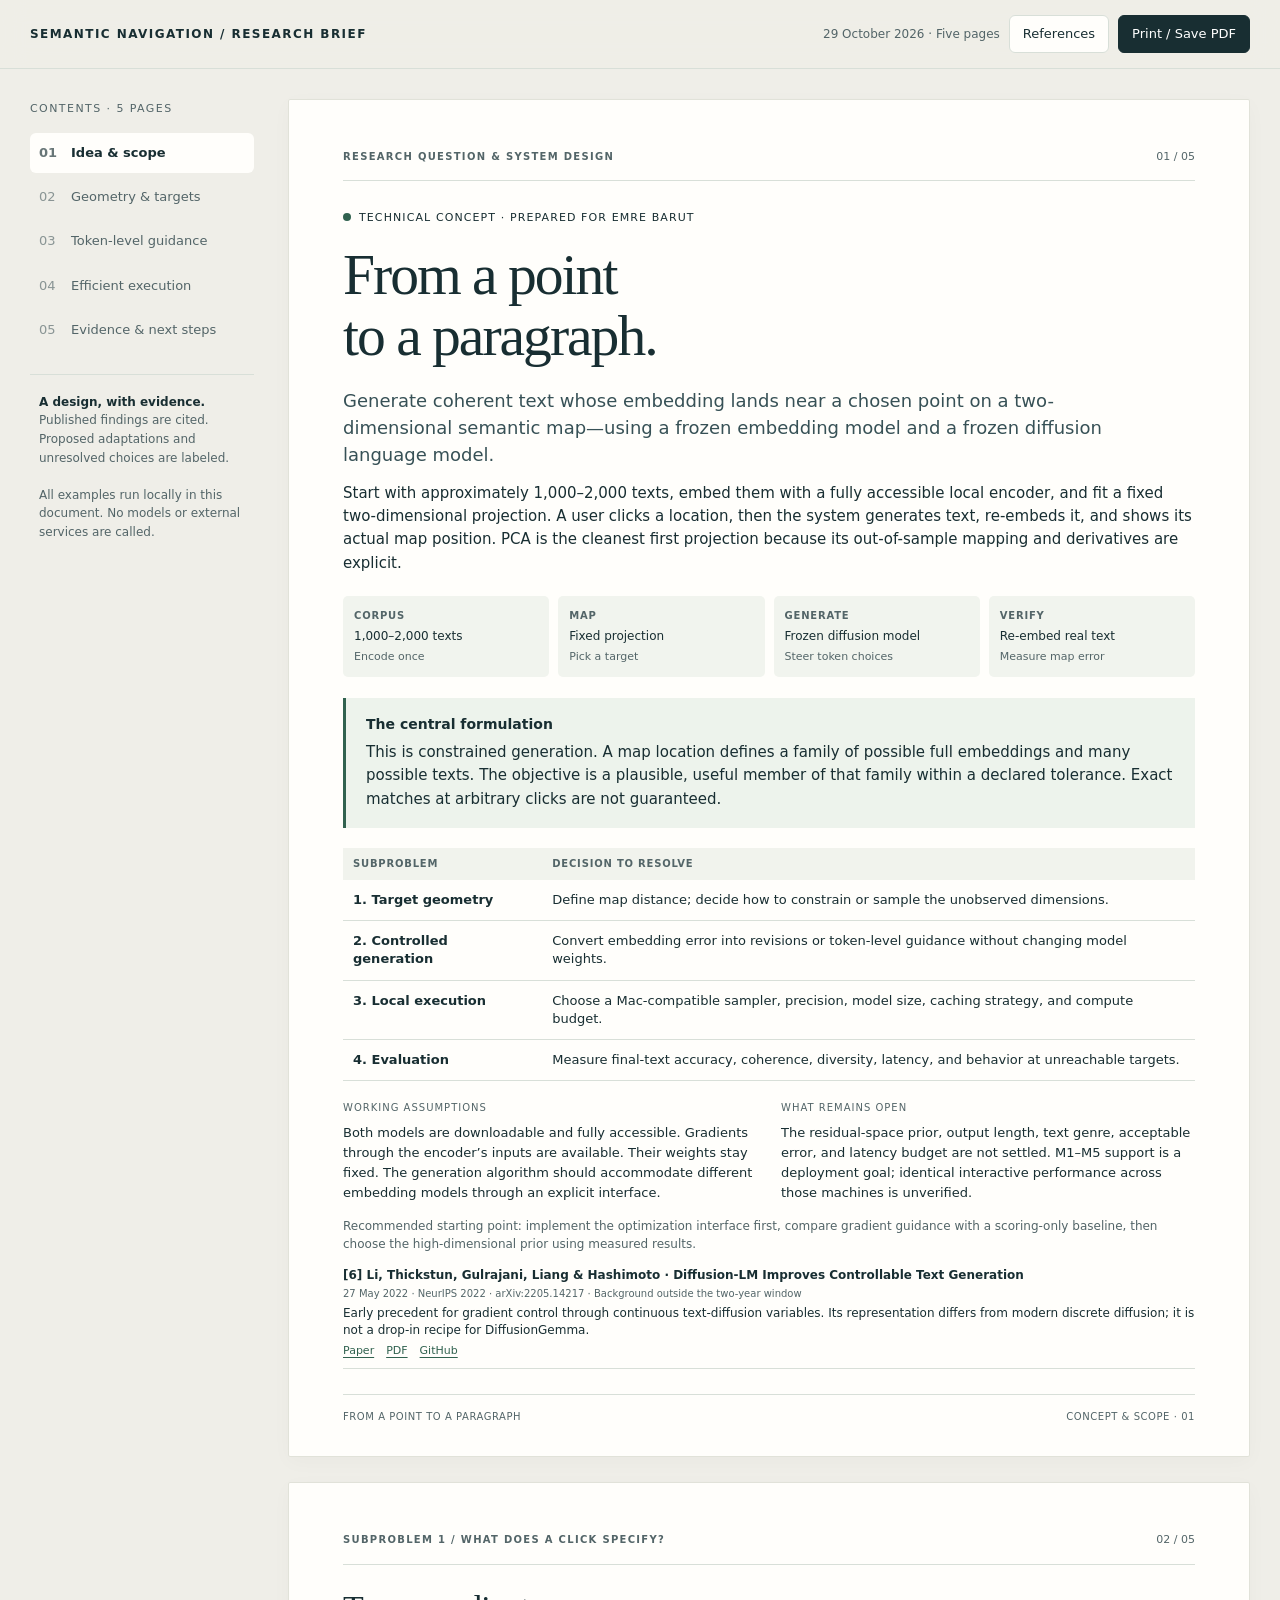
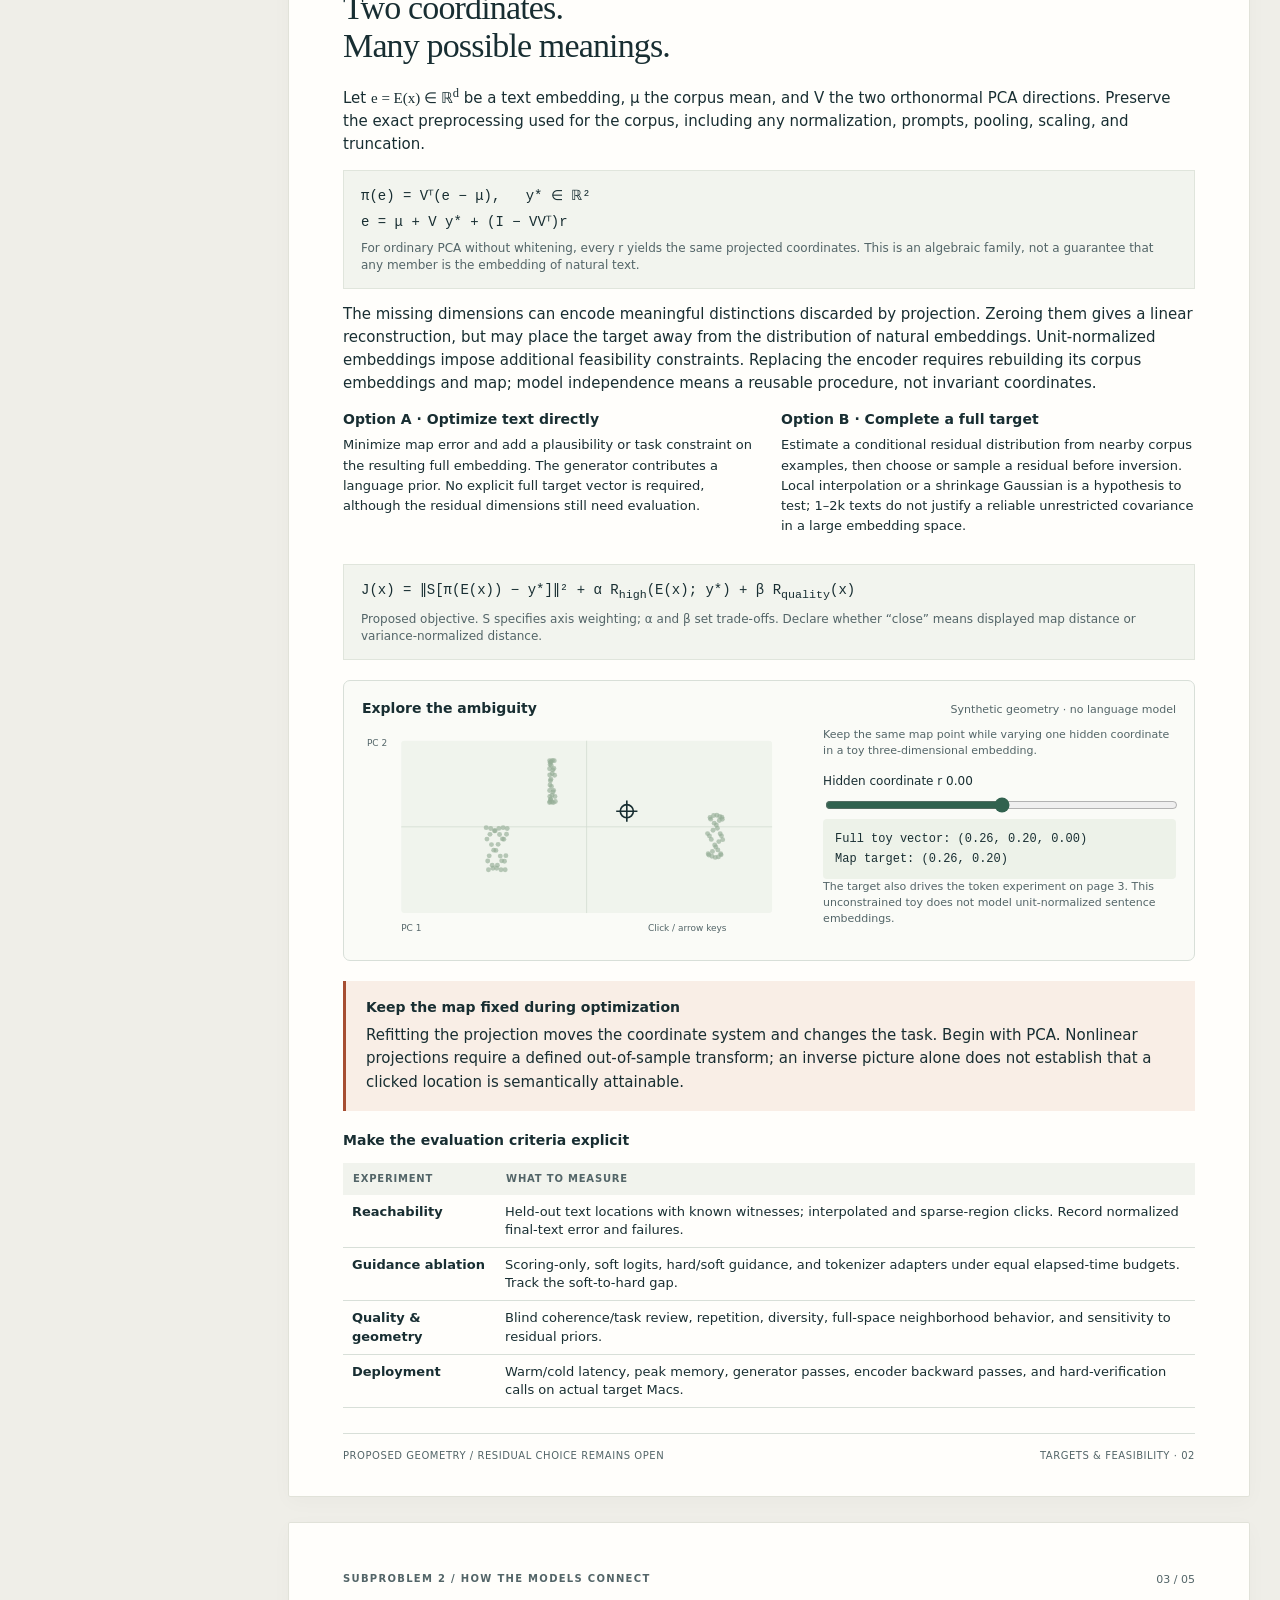
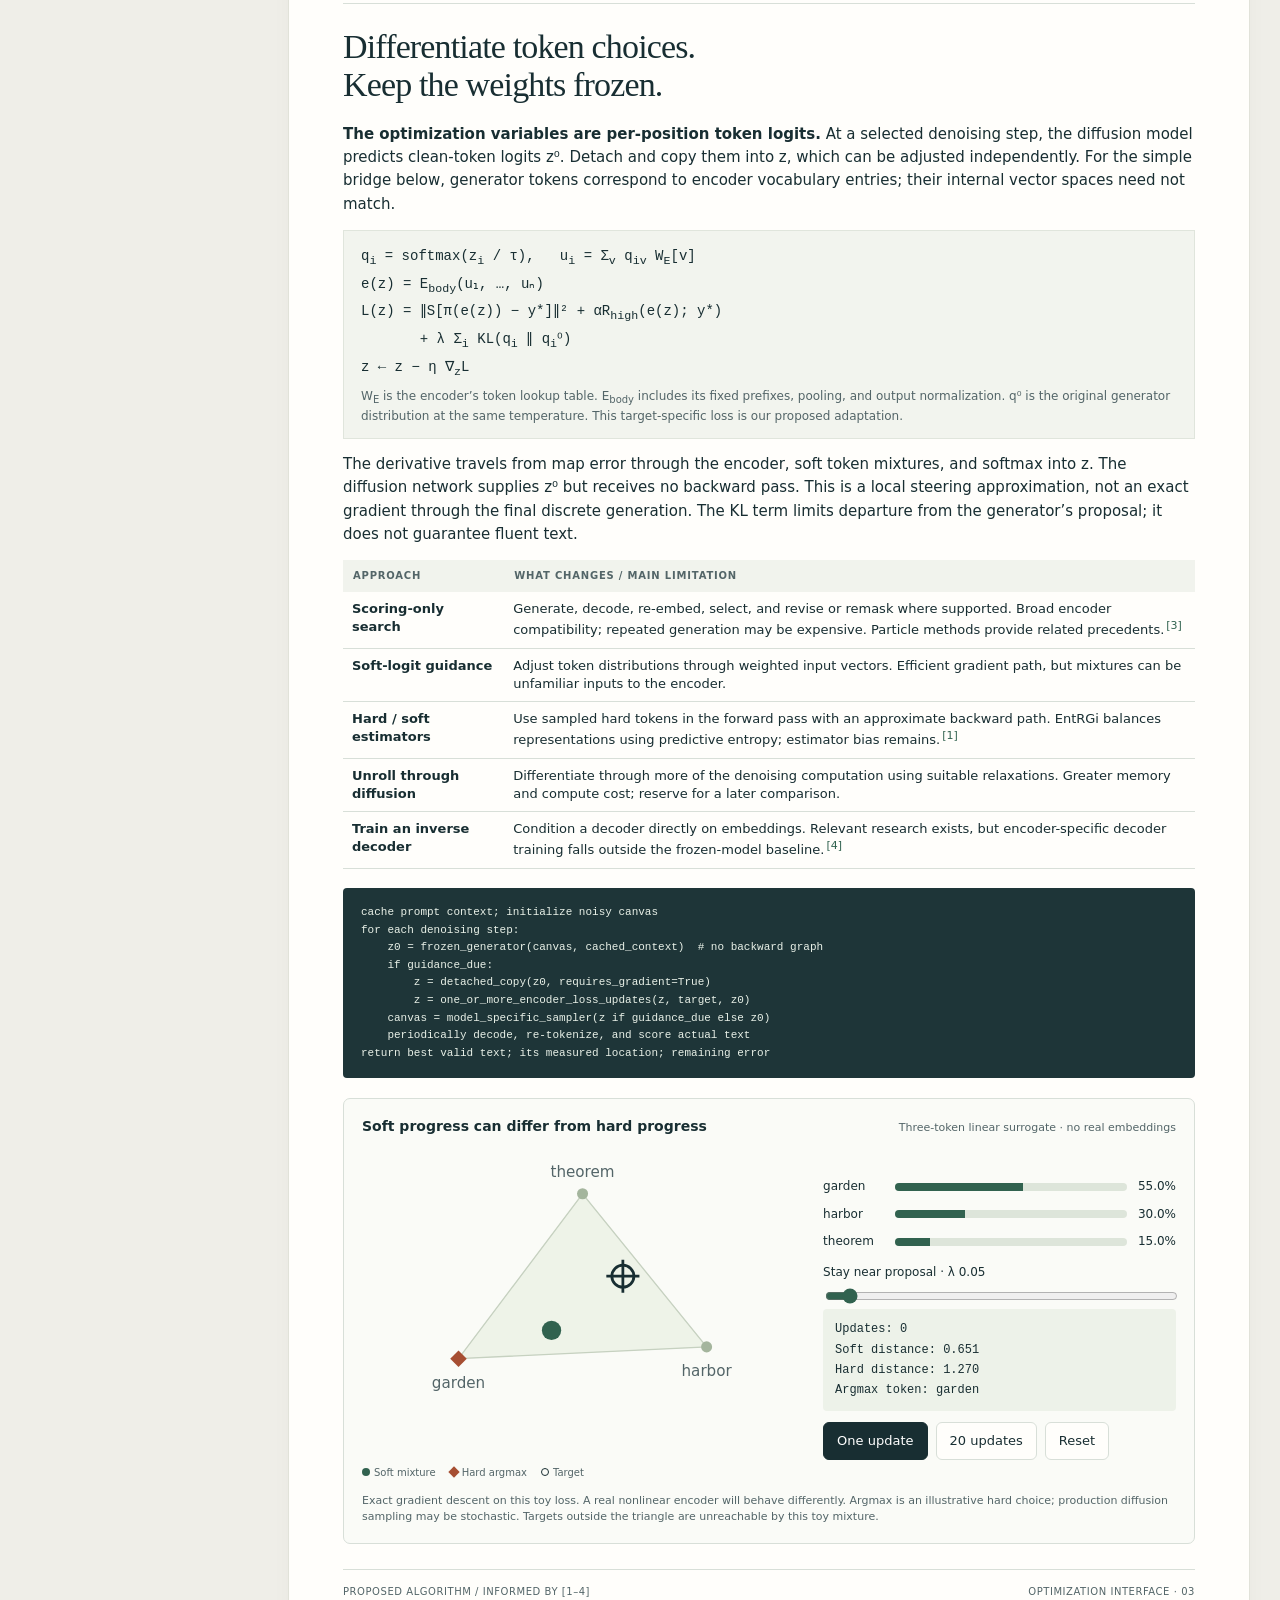
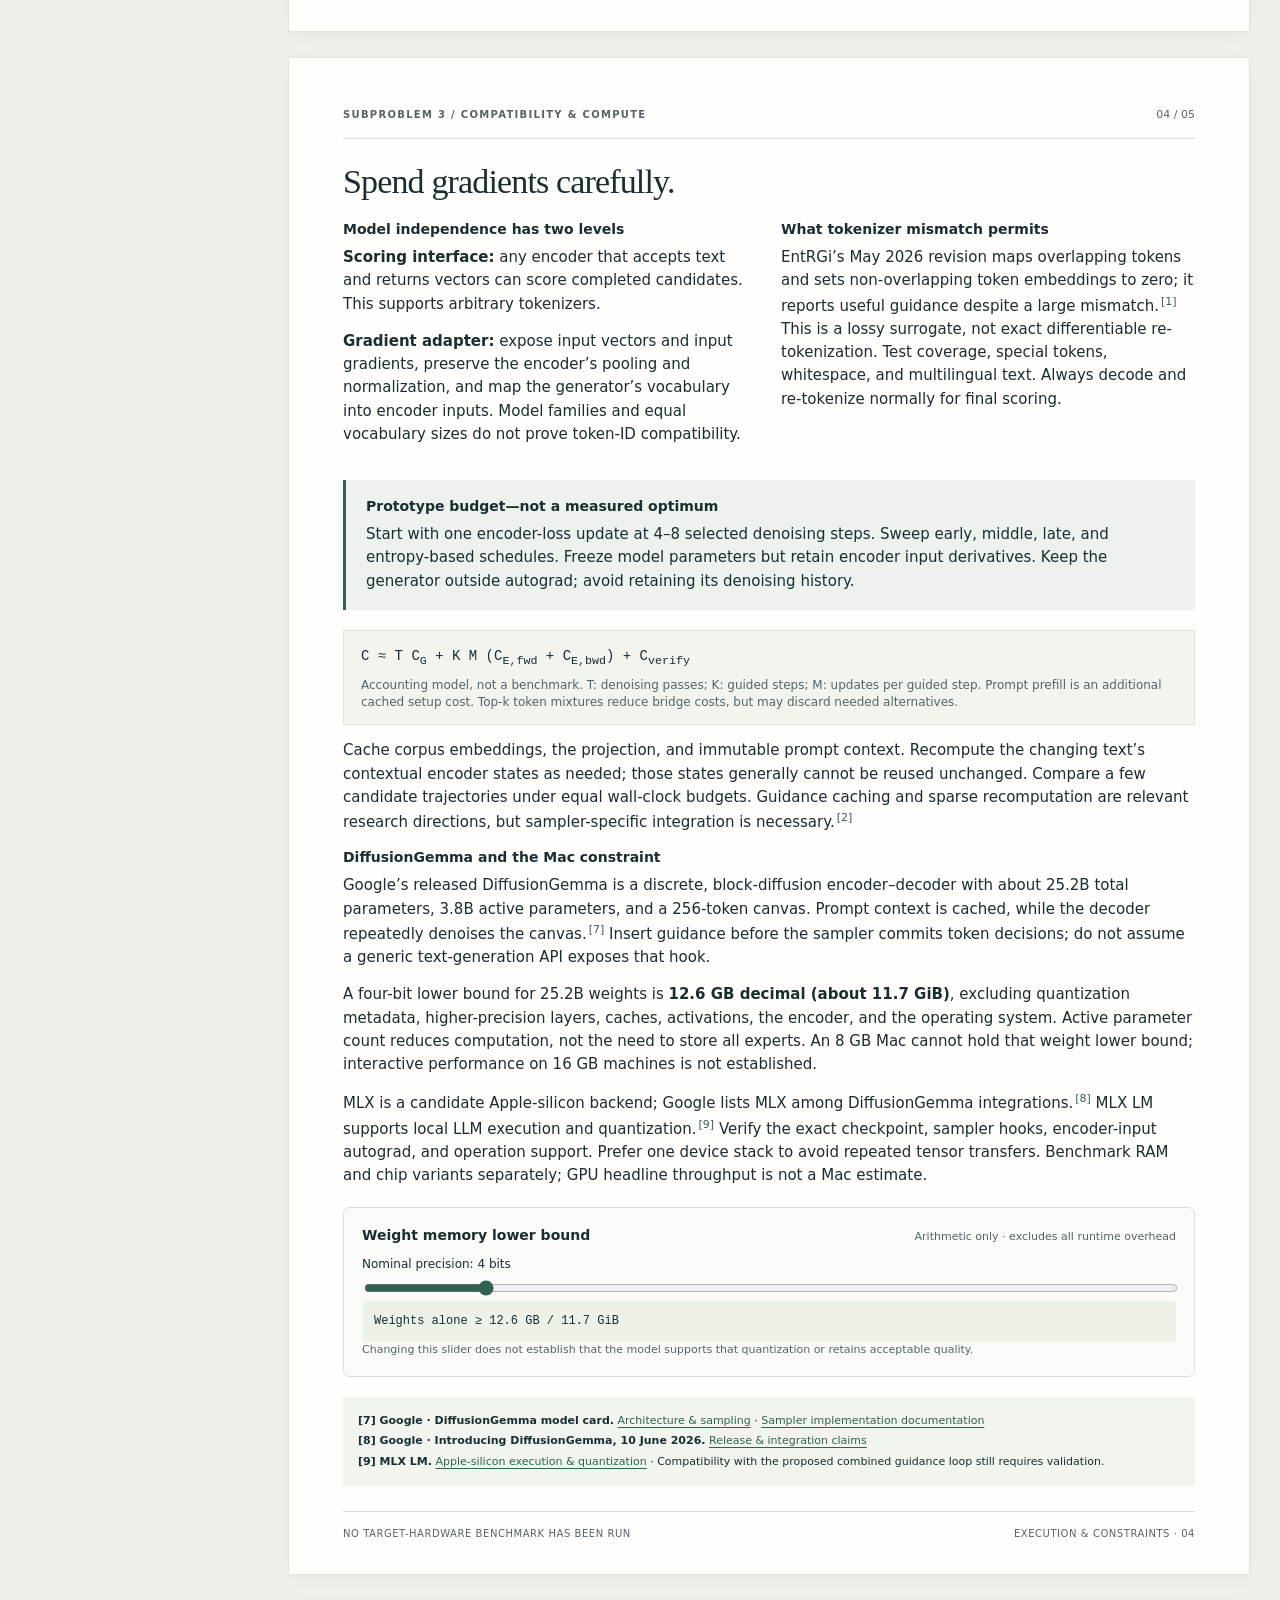
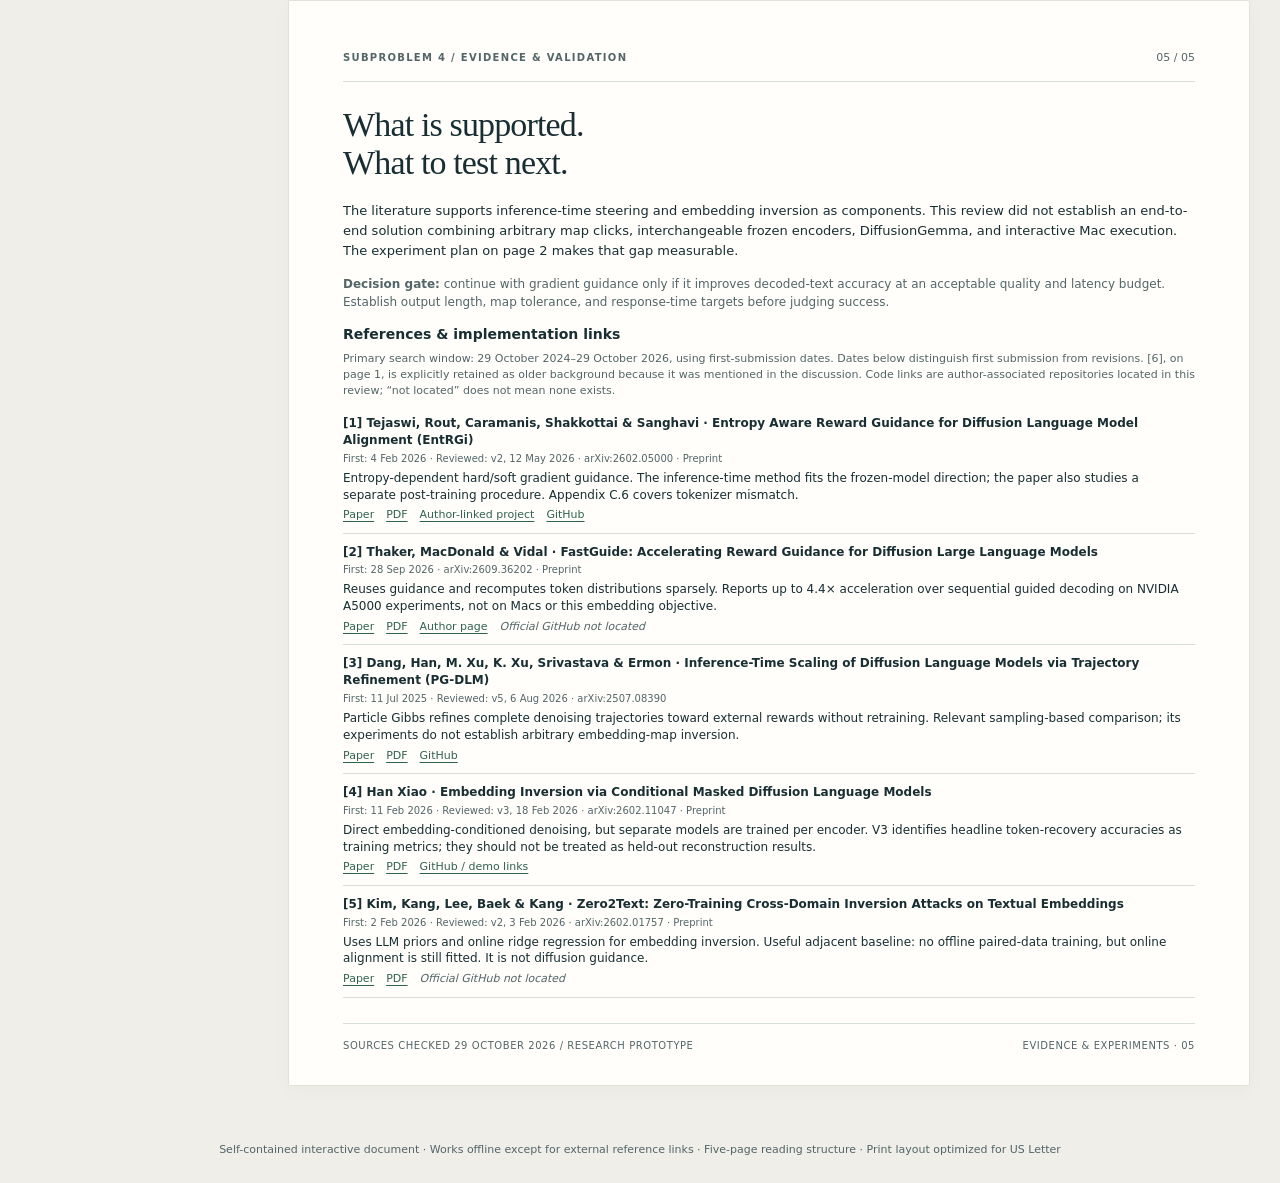
<file: docs/research/source-brief.html>
<!doctype html>
<html lang="en">
<head>
<meta charset="utf-8">
<meta name="viewport" content="width=device-width,initial-scale=1">
<meta name="description" content="A five-page interactive research brief on generating text from a point on a projected embedding map, with frozen diffusion and embedding models.">
<title>From a point to a paragraph — Research brief</title>
<style>
:root{color-scheme:light;--paper:#fffefb;--canvas:#efeee8;--ink:#182e32;--muted:#536568;--line:#d8dfd8;--soft:#edf3ec;--green:#31624f;--orange:#a64e32;--violet:#665b91;--serif:Georgia,'Times New Roman',serif;--sans:Inter,ui-sans-serif,system-ui,-apple-system,BlinkMacSystemFont,'Segoe UI',sans-serif}
*{box-sizing:border-box}html{scroll-behavior:smooth;scroll-padding-top:85px}body{margin:0;background:var(--canvas);color:var(--ink);font:15px/1.55 var(--sans)}button,input,select{font:inherit}a{color:var(--green);text-underline-offset:3px}a:hover{color:var(--orange)}button,a,input{touch-action:manipulation}button{cursor:pointer}button:focus-visible,a:focus-visible,input:focus-visible,svg:focus-visible{outline:3px solid var(--orange);outline-offset:4px}.skip{position:absolute;left:16px;top:-70px;background:var(--paper);padding:12px;z-index:20}.skip:focus{top:12px}
.top{position:sticky;top:0;z-index:10;background:rgba(239,238,232,.96);backdrop-filter:blur(12px);border-bottom:1px solid var(--line)}.top-inner{max-width:1420px;margin:auto;padding:15px 30px;display:flex;justify-content:space-between;align-items:center;gap:16px}.brand{font-size:12px;letter-spacing:.12em;text-transform:uppercase;font-weight:700}.top-actions{display:flex;gap:9px;align-items:center}.edition{color:var(--muted);font-size:12px}.button{border:1px solid var(--line);background:var(--paper);padding:8px 13px;border-radius:6px;color:var(--ink);font-size:13px;min-height:38px}.button:hover{border-color:var(--green)}.button.primary{background:var(--ink);border-color:var(--ink);color:#fff}.layout{max-width:1420px;margin:auto;display:grid;grid-template-columns:224px minmax(0,1fr);gap:34px;padding:30px}.side{align-self:start;position:sticky;top:100px}.side-label{font-size:11px;letter-spacing:.13em;text-transform:uppercase;color:var(--muted);margin:0 0 16px}.side nav{display:flex;flex-direction:column;gap:4px}.side a{display:grid;grid-template-columns:27px 1fr;gap:5px;padding:10px 9px;text-decoration:none;color:var(--muted);font-size:13px;border-radius:6px}.side a.active{background:var(--paper);color:var(--ink);font-weight:650}.side .num{font-variant-numeric:tabular-nums;opacity:.65}.side-note{font-size:12px;color:var(--muted);margin-top:24px;padding:18px 9px;border-top:1px solid var(--line)}.side-note strong{color:var(--ink);font-weight:600}.main{min-width:0;max-width:1020px}.sheet{position:relative;background:var(--paper);padding:48px 54px 32px;margin-bottom:25px;border:1px solid #e1e2d9;border-radius:2px;box-shadow:0 5px 20px #1c363207;scroll-margin-top:85px}.sheet-heading{display:flex;justify-content:space-between;align-items:center;gap:12px;padding-bottom:15px;border-bottom:1px solid var(--line);margin-bottom:24px}.kicker{font-size:10px;font-weight:650;letter-spacing:.13em;text-transform:uppercase;color:var(--muted)}.page-no{font-size:11px;color:var(--muted);font-variant-numeric:tabular-nums}h1,h2,h3,p{margin-top:0}h1{font:normal clamp(38px,4.5vw,58px)/1.06 var(--serif);letter-spacing:-.035em;max-width:710px;margin-bottom:21px}h2{font:normal 34px/1.12 var(--serif);letter-spacing:-.025em;margin-bottom:19px}h3{font-size:14px;margin-bottom:7px;line-height:1.35}p{margin-bottom:14px}.lead{font-size:18px;line-height:1.5;color:#375156;max-width:760px}.intro-tag{display:inline-flex;gap:8px;align-items:center;font-size:11px;text-transform:uppercase;letter-spacing:.1em;margin-bottom:18px}.intro-tag:before{content:'';width:8px;height:8px;border-radius:50%;background:var(--green)}.small{font-size:12px;line-height:1.5;color:var(--muted)}.callout{padding:17px 20px;background:var(--soft);border-left:3px solid var(--green);margin:20px 0}.callout p:last-child{margin:0}.callout.caution{background:#f9eee6;border-color:var(--orange)}.two{display:grid;grid-template-columns:1fr 1fr;gap:24px}.two>div{min-width:0}.label{font-size:10px;text-transform:uppercase;letter-spacing:.1em;color:var(--muted);display:block;margin-bottom:7px}.tag{font-size:10px;letter-spacing:.045em;text-transform:uppercase;color:var(--green);padding:3px 6px;border-radius:3px;background:var(--soft);white-space:nowrap}.tag.open{color:var(--orange);background:#f9eee6}.table-wrap{width:100%;overflow:auto;margin:13px 0 19px}table{border-collapse:collapse;width:100%;font-size:13px;line-height:1.4;text-align:left}th{font-size:10px;text-transform:uppercase;letter-spacing:.08em;color:var(--muted);padding:9px 10px;background:#f1f3ed;font-weight:600}td{padding:11px 10px;border-bottom:1px solid var(--line);vertical-align:top}td strong{font-weight:650}td:first-child{min-width:125px}.compact td{padding:8px 9px}.equation{background:#f2f4ee;border:1px solid #e0e5dc;padding:13px 17px;margin:14px 0;font-family:ui-monospace,SFMono-Regular,Consolas,monospace;font-size:14px;line-height:1.8;overflow-wrap:anywhere}.equation .eq-line{display:block}.equation small{font:12px/1.45 var(--sans);display:block;color:var(--muted);margin-top:5px}.math-inline{font-family:Georgia,serif;white-space:nowrap}.cite{font-size:11px;vertical-align:super;text-decoration:none;margin-left:2px}.page-foot{display:flex;justify-content:space-between;gap:15px;border-top:1px solid var(--line);padding-top:14px;margin-top:25px;font-size:10px;letter-spacing:.055em;text-transform:uppercase;color:var(--muted)}ul,ol{padding-left:20px;margin:8px 0 14px}li{margin-bottom:5px}.flow{display:grid;grid-template-columns:repeat(4,1fr);gap:9px;margin:21px 0}.flow div{background:#f1f4ee;padding:13px 11px;border-radius:5px;font-size:12px;line-height:1.35}.flow b{display:block;font-size:10px;text-transform:uppercase;letter-spacing:.08em;color:var(--muted);margin-bottom:6px}.flow span{display:block;color:var(--muted);font-size:11px;margin-top:5px}.code{font:11px/1.6 ui-monospace,SFMono-Regular,Consolas,monospace;background:#1e3538;color:#e9f1e8;white-space:pre-wrap;padding:16px 18px;border-radius:4px;overflow-wrap:anywhere;margin:15px 0}.interactive{border:1px solid var(--line);border-radius:7px;padding:18px;margin:20px 0;background:#fafbf7}.interactive-head{display:flex;justify-content:space-between;gap:15px;align-items:baseline;margin-bottom:8px}.interactive h3{margin:0}.interactive svg{display:block;width:100%;height:auto;overflow:visible}.widget-layout{display:grid;grid-template-columns:minmax(0,1.25fr) minmax(0,1fr);gap:20px;align-items:center}.widget-controls{font-size:12px}.widget-controls label{display:block;margin:10px 0 4px}.widget-controls input[type=range]{width:100%;accent-color:var(--green)}.readout{font:12px/1.7 ui-monospace,SFMono-Regular,Consolas,monospace;color:var(--ink);background:#edf2e9;padding:10px 12px;border-radius:4px;font-variant-numeric:tabular-nums}.control-row{display:flex;gap:8px;flex-wrap:wrap;margin-top:11px}.tiny{font-size:11px;color:var(--muted);line-height:1.45}.bars{display:flex;flex-direction:column;gap:9px;margin:12px 0}.bar-row{display:grid;grid-template-columns:65px 1fr 42px;gap:7px;align-items:center;font-size:12px}.bar-track{height:8px;background:#dde5da;overflow:hidden;border-radius:6px}.bar-fill{height:100%;background:var(--green);transition:width .2s}.bar-row output{text-align:right;font-variant-numeric:tabular-nums}.legend{display:flex;gap:14px;flex-wrap:wrap;font-size:10px;color:var(--muted);margin-top:4px}.legend i{width:8px;height:8px;display:inline-block;margin-right:4px;background:var(--green);border-radius:50%}.legend i.hard{background:var(--orange);border-radius:0;transform:rotate(45deg)}.legend i.target{background:transparent;border:1.5px solid var(--ink)}.print-note{display:none}.refs{display:grid;gap:10px;margin:16px 0}.ref{border-bottom:1px solid var(--line);padding:0 0 10px;font-size:12px;line-height:1.4;scroll-margin-top:90px}.ref-title{font-weight:650;font-size:12px;margin-bottom:3px}.ref-meta{font-size:10px;color:var(--muted);margin-bottom:4px}.ref p{margin:0 0 4px}.ref-links{display:flex;gap:12px;flex-wrap:wrap;font-size:11px;align-items:center}.unavailable{color:var(--muted);font-style:italic}.resources{font-size:11px;line-height:1.5;background:#f2f4ee;padding:12px 15px}.resources p{margin:4px 0}.section-divider{border:0;border-top:1px solid var(--line);margin:24px 0}.status{font-size:11px;margin:8px 0;color:var(--muted);min-height:17px}.reference-flash{animation:flash 1.5s}@keyframes flash{0%{background:#e5eecd}100%{background:transparent}}.paper-small{font-size:13px}.checklist label{display:flex;gap:8px;margin:7px 0;font-size:12px;align-items:flex-start}.checklist input{margin-top:4px;accent-color:var(--green)}.checklist input:checked+span{color:var(--muted);text-decoration:line-through}footer.end{text-align:center;font-size:11px;color:var(--muted);padding:0 0 25px}.nojs{padding:15px;background:#f9eee6;color:var(--orange)}
@media(max-width:1100px){.layout{grid-template-columns:170px minmax(0,1fr);gap:20px;padding:22px}.sheet{padding:35px 34px 25px}.brand{font-size:11px}.flow{grid-template-columns:1fr 1fr}}
@media(max-width:780px){html{scroll-padding-top:125px}.layout{display:block;padding:14px}.side{position:static;margin-bottom:15px}.side-label,.side-note{display:none}.side nav{flex-direction:row;overflow-x:auto;padding-bottom:3px}.side a{white-space:nowrap;display:flex;gap:7px;font-size:12px;padding:9px 10px}.sheet{padding:27px 22px 23px;scroll-margin-top:125px}.top-inner{padding:11px 16px}.edition{display:none}.top-actions .button{font-size:11px;padding:7px 9px}.brand{max-width:165px}.two{grid-template-columns:1fr;gap:12px}.widget-layout{grid-template-columns:1fr}.lead{font-size:16px}h2{font-size:29px}.equation{font-size:12px;padding:11px 12px}.page-foot{font-size:9px;gap:9px}.interactive{padding:13px}.interactive-head{display:block}.interactive-head .tiny{margin-top:4px}.flow{gap:7px}.flow div{padding:11px 10px}}
@media(prefers-reduced-motion:reduce){html{scroll-behavior:auto}*{animation:none!important;transition:none!important}}
@page{size:Letter;margin:.43in .48in}
@media print{html{scroll-behavior:auto}body{background:white;color:#172c30;font-size:9.4pt;line-height:1.34}.top,.side,.interactive,.screen-only,.end,.skip,.nojs{display:none!important}.layout{display:block;padding:0;margin:0;max-width:none}.main{max-width:none}.sheet{margin:0;padding:0;border:0;border-radius:0;box-shadow:none;break-after:page;page-break-after:always;min-height:0}.sheet:last-child{break-after:auto;page-break-after:auto}.sheet-heading{padding-bottom:9px;margin-bottom:15px}.kicker,.page-no{font-size:8pt}h1{font-size:35pt;line-height:1.02;margin-bottom:12px;max-width:none}h2{font-size:25pt;margin-bottom:12px}h3{font-size:10pt;margin-bottom:5px}p{margin-bottom:9px}.lead{font-size:11.5pt;line-height:1.4}.intro-tag{font-size:8pt;margin-bottom:10px}.callout{padding:10px 13px;margin:11px 0;break-inside:avoid}.two{gap:17px;grid-template-columns:1fr 1fr}.small{font-size:8pt}.table-wrap{overflow:visible;margin:9px 0 11px}table{font-size:8.4pt;line-height:1.3}th{font-size:7.5pt;padding:6px 7px}td,.compact td{padding:7px;border-bottom-color:#ccd3cd}td:first-child{min-width:0}tr{break-inside:avoid}.flow{grid-template-columns:repeat(4,1fr);gap:7px;margin:12px 0}.flow div{padding:9px;font-size:8.5pt}.flow b,.flow span{font-size:7.5pt}.equation{font-size:9pt;line-height:1.6;padding:9px 12px;margin:10px 0;break-inside:avoid}.equation small{font-size:8pt}.code{font-size:7.5pt;line-height:1.4;padding:10px 12px;margin:10px 0}.tag{font-size:7pt;padding:2px 4px}.label{font-size:7.5pt;margin-bottom:5px}ul,ol{padding-left:16px;margin:6px 0 9px}li{margin-bottom:3px}.print-note{display:block;font-size:8pt;color:#536568;border-left:2px solid #c4d0bf;padding-left:9px;margin:10px 0}.page-foot{font-size:7pt;padding-top:9px;margin-top:15px}.cite{font-size:7pt}.paper-small{font-size:8.7pt}.refs{gap:7px;margin:10px 0}.ref{padding-bottom:7px;font-size:8pt;line-height:1.3;break-inside:avoid}.ref-title{font-size:8.5pt}.ref-meta{font-size:7pt;margin:2px 0}.ref-links{font-size:7.5pt;gap:10px}.resources{font-size:7.5pt;padding:8px 10px}.resources p{margin:3px 0}.section-divider{margin:15px 0}.checklist label{font-size:8.3pt;margin:5px 0}.checklist input{appearance:none;width:8px;height:8px;border:1px solid #668077;flex-shrink:0}.checklist input:checked{background:#668077}.checklist input:checked+span{color:inherit;text-decoration:none}a{color:inherit;text-decoration:underline;text-decoration-color:#a4b5a9}a[href]:after{content:none}.ref-meta .tag{font-size:6.5pt}*{-webkit-print-color-adjust:exact;print-color-adjust:exact}}
</style>
</head>
<body>
<a class="skip" href="#brief">Skip to document</a>
<header class="top"><div class="top-inner"><div class="brand">Semantic navigation / Research brief</div><div class="top-actions"><span class="edition">29 October 2026 · Five pages</span><button class="button" id="expandRefs" type="button">References</button><button class="button primary" id="printDoc" type="button">Print / Save PDF</button></div></div></header>
<div class="layout">
<aside class="side" aria-label="Document navigation"><p class="side-label">Contents · 5 pages</p><nav><a href="#idea" class="active"><span class="num">01</span>Idea & scope</a><a href="#geometry"><span class="num">02</span>Geometry & targets</a><a href="#optimization"><span class="num">03</span>Token-level guidance</a><a href="#execution"><span class="num">04</span>Efficient execution</a><a href="#evidence"><span class="num">05</span>Evidence & next steps</a></nav><div class="side-note"><strong>A design, with evidence.</strong><br>Published findings are cited. Proposed adaptations and unresolved choices are labeled.<br><br>All examples run locally in this document. No models or external services are called.</div></aside>
<main class="main" id="brief">
<noscript><div class="nojs">The full document and links work without JavaScript. Enable JavaScript for the illustrative experiments.</div></noscript>

<section class="sheet" id="idea" aria-labelledby="ideaTitle">
<div class="sheet-heading"><span class="kicker">Research question & system design</span><span class="page-no">01 / 05</span></div>
<div class="intro-tag">Technical concept · Prepared for Emre Barut</div>
<h1 id="ideaTitle">From a point<br>to a paragraph.</h1>
<p class="lead">Generate coherent text whose embedding lands near a chosen point on a two-dimensional semantic map—using a frozen embedding model and a frozen diffusion language model.</p>
<p>Start with approximately 1,000–2,000 texts, embed them with a fully accessible local encoder, and fit a fixed two-dimensional projection. A user clicks a location, then the system generates text, re-embeds it, and shows its actual map position. PCA is the cleanest first projection because its out-of-sample mapping and derivatives are explicit.</p>
<div class="flow" aria-label="System workflow"><div><b>Corpus</b>1,000–2,000 texts<span>Encode once</span></div><div><b>Map</b>Fixed projection<span>Pick a target</span></div><div><b>Generate</b>Frozen diffusion model<span>Steer token choices</span></div><div><b>Verify</b>Re-embed real text<span>Measure map error</span></div></div>
<div class="callout"><h3>The central formulation</h3><p>This is constrained generation. A map location defines a family of possible full embeddings and many possible texts. The objective is a plausible, useful member of that family within a declared tolerance. Exact matches at arbitrary clicks are not guaranteed.</p></div>
<div class="table-wrap"><table><thead><tr><th>Subproblem</th><th>Decision to resolve</th></tr></thead><tbody><tr><td><strong>1. Target geometry</strong></td><td>Define map distance; decide how to constrain or sample the unobserved dimensions.</td></tr><tr><td><strong>2. Controlled generation</strong></td><td>Convert embedding error into revisions or token-level guidance without changing model weights.</td></tr><tr><td><strong>3. Local execution</strong></td><td>Choose a Mac-compatible sampler, precision, model size, caching strategy, and compute budget.</td></tr><tr><td><strong>4. Evaluation</strong></td><td>Measure final-text accuracy, coherence, diversity, latency, and behavior at unreachable targets.</td></tr></tbody></table></div>
<div class="two"><div><span class="label">Working assumptions</span><p class="paper-small">Both models are downloadable and fully accessible. Gradients through the encoder’s inputs are available. Their weights stay fixed. The generation algorithm should accommodate different embedding models through an explicit interface.</p></div><div><span class="label">What remains open</span><p class="paper-small">The residual-space prior, output length, text genre, acceptable error, and latency budget are not settled. M1–M5 support is a deployment goal; identical interactive performance across those machines is unverified.</p></div></div>
<p class="small">Recommended starting point: implement the optimization interface first, compare gradient guidance with a scoring-only baseline, then choose the high-dimensional prior using measured results.</p>
<article class="ref" id="ref6"><div class="ref-title">[6] Li, Thickstun, Gulrajani, Liang & Hashimoto · Diffusion-LM Improves Controllable Text Generation</div><div class="ref-meta">27 May 2022 · NeurIPS 2022 · arXiv:2205.14217 · Background outside the two-year window</div><p>Early precedent for gradient control through continuous text-diffusion variables. Its representation differs from modern discrete diffusion; it is not a drop-in recipe for DiffusionGemma.</p><div class="ref-links"><a href="https://arxiv.org/abs/2205.14217">Paper</a><a href="https://arxiv.org/pdf/2205.14217">PDF</a><a href="https://github.com/XiangLi1999/Diffusion-LM">GitHub</a></div></article>
<div class="page-foot"><span>From a point to a paragraph</span><span>Concept & scope · 01</span></div>
</section>

<section class="sheet" id="geometry" aria-labelledby="geometryTitle">
<div class="sheet-heading"><span class="kicker">Subproblem 1 / What does a click specify?</span><span class="page-no">02 / 05</span></div>
<h2 id="geometryTitle">Two coordinates.<br>Many possible meanings.</h2>
<p>Let <span class="math-inline">e = E(x) ∈ ℝ<sup>d</sup></span> be a text embedding, μ the corpus mean, and V the two orthonormal PCA directions. Preserve the exact preprocessing used for the corpus, including any normalization, prompts, pooling, scaling, and truncation.</p>
<div class="equation"><span class="eq-line">π(e) = Vᵀ(e − μ), &nbsp; y* ∈ ℝ²</span><span class="eq-line">e = μ + V y* + (I − VVᵀ)r</span><small>For ordinary PCA without whitening, every r yields the same projected coordinates. This is an algebraic family, not a guarantee that any member is the embedding of natural text.</small></div>
<p>The missing dimensions can encode meaningful distinctions discarded by projection. Zeroing them gives a linear reconstruction, but may place the target away from the distribution of natural embeddings. Unit-normalized embeddings impose additional feasibility constraints. Replacing the encoder requires rebuilding its corpus embeddings and map; model independence means a reusable procedure, not invariant coordinates.</p>
<div class="two"><div><h3>Option A · Optimize text directly</h3><p class="paper-small">Minimize map error and add a plausibility or task constraint on the resulting full embedding. The generator contributes a language prior. No explicit full target vector is required, although the residual dimensions still need evaluation.</p></div><div><h3>Option B · Complete a full target</h3><p class="paper-small">Estimate a conditional residual distribution from nearby corpus examples, then choose or sample a residual before inversion. Local interpolation or a shrinkage Gaussian is a hypothesis to test; 1–2k texts do not justify a reliable unrestricted covariance in a large embedding space.</p></div></div>
<div class="equation"><span class="eq-line">J(x) = ‖S[π(E(x)) − y*]‖² + α R<sub>high</sub>(E(x); y*) + β R<sub>quality</sub>(x)</span><small>Proposed objective. S specifies axis weighting; α and β set trade-offs. Declare whether “close” means displayed map distance or variance-normalized distance.</small></div>
<div class="interactive" id="projectionDemo"><div class="interactive-head"><h3>Explore the ambiguity</h3><span class="tiny">Synthetic geometry · no language model</span></div><div class="widget-layout"><div><svg id="mapSvg" viewBox="0 0 540 265" tabindex="0" role="group" aria-label="Illustrative embedding map. Click to set a target, or use arrow keys."><rect x="48" y="18" width="454" height="211" fill="#f0f4ed" rx="4"/><g stroke="#d3ddd2" stroke-width="1"><path d="M48 123.5H502M275 18V229"/></g><g id="corpusDots"></g><g id="mapTarget" stroke="#182e32" fill="none" stroke-width="2"><circle r="8"/><path d="M-13 0H13M0-13V13"/></g><g fill="#536568" font-size="11" font-family="system-ui"><text x="48" y="251">PC 1</text><text x="6" y="25">PC 2</text><text x="350" y="251">Click / arrow keys</text></g></svg></div><div class="widget-controls"><p class="tiny">Keep the same map point while varying one hidden coordinate in a toy three-dimensional embedding.</p><label for="residual">Hidden coordinate r <output id="residualValue">0.00</output></label><input type="range" id="residual" min="-2" max="2" step="0.05" value="0"><div class="readout" id="projectionReadout" aria-live="polite"></div><p class="tiny">The target also drives the token experiment on page 3. This unconstrained toy does not model unit-normalized sentence embeddings.</p></div></div></div>
<p class="print-note">Interactive example: different full vectors (a, b, r) project to the identical point (a, b). The omitted coordinate remains free; choosing it requires an additional assumption.</p>
<div class="callout caution"><h3>Keep the map fixed during optimization</h3><p>Refitting the projection moves the coordinate system and changes the task. Begin with PCA. Nonlinear projections require a defined out-of-sample transform; an inverse picture alone does not establish that a clicked location is semantically attainable.</p></div>
<h3>Make the evaluation criteria explicit</h3>
<div class="table-wrap"><table class="compact"><thead><tr><th>Experiment</th><th>What to measure</th></tr></thead><tbody><tr><td><strong>Reachability</strong></td><td>Held-out text locations with known witnesses; interpolated and sparse-region clicks. Record normalized final-text error and failures.</td></tr><tr><td><strong>Guidance ablation</strong></td><td>Scoring-only, soft logits, hard/soft guidance, and tokenizer adapters under equal elapsed-time budgets. Track the soft-to-hard gap.</td></tr><tr><td><strong>Quality & geometry</strong></td><td>Blind coherence/task review, repetition, diversity, full-space neighborhood behavior, and sensitivity to residual priors.</td></tr><tr><td><strong>Deployment</strong></td><td>Warm/cold latency, peak memory, generator passes, encoder backward passes, and hard-verification calls on actual target Macs.</td></tr></tbody></table></div>
<div class="page-foot"><span>Proposed geometry / residual choice remains open</span><span>Targets & feasibility · 02</span></div>
</section>

<section class="sheet" id="optimization" aria-labelledby="optimizationTitle">
<div class="sheet-heading"><span class="kicker">Subproblem 2 / How the models connect</span><span class="page-no">03 / 05</span></div>
<h2 id="optimizationTitle">Differentiate token choices.<br>Keep the weights frozen.</h2>
<p><strong>The optimization variables are per-position token logits.</strong> At a selected denoising step, the diffusion model predicts clean-token logits z⁰. Detach and copy them into z, which can be adjusted independently. For the simple bridge below, generator tokens correspond to encoder vocabulary entries; their internal vector spaces need not match.</p>
<div class="equation"><span class="eq-line">q<sub>i</sub> = softmax(z<sub>i</sub> / τ), &nbsp; u<sub>i</sub> = Σ<sub>v</sub> q<sub>iv</sub> W<sub>E</sub>[v]</span><span class="eq-line">e(z) = E<sub>body</sub>(u₁, …, uₙ)</span><span class="eq-line">L(z) = ‖S[π(e(z)) − y*]‖² + αR<sub>high</sub>(e(z); y*)</span><span class="eq-line">&nbsp;&nbsp;&nbsp;&nbsp;&nbsp;&nbsp; + λ Σ<sub>i</sub> KL(q<sub>i</sub> ‖ q<sub>i</sub>⁰)</span><span class="eq-line">z ← z − η ∇<sub>z</sub>L</span><small>W<sub>E</sub> is the encoder’s token lookup table. E<sub>body</sub> includes its fixed prefixes, pooling, and output normalization. q⁰ is the original generator distribution at the same temperature. This target-specific loss is our proposed adaptation.</small></div>
<p>The derivative travels from map error through the encoder, soft token mixtures, and softmax into z. The diffusion network supplies z⁰ but receives no backward pass. This is a local steering approximation, not an exact gradient through the final discrete generation. The KL term limits departure from the generator’s proposal; it does not guarantee fluent text.</p>
<div class="table-wrap"><table class="compact"><thead><tr><th>Approach</th><th>What changes / main limitation</th></tr></thead><tbody><tr><td><strong>Scoring-only search</strong></td><td>Generate, decode, re-embed, select, and revise or remask where supported. Broad encoder compatibility; repeated generation may be expensive. Particle methods provide related precedents.<a class="cite" href="#ref3">[3]</a></td></tr><tr><td><strong>Soft-logit guidance</strong></td><td>Adjust token distributions through weighted input vectors. Efficient gradient path, but mixtures can be unfamiliar inputs to the encoder.</td></tr><tr><td><strong>Hard / soft estimators</strong></td><td>Use sampled hard tokens in the forward pass with an approximate backward path. EntRGi balances representations using predictive entropy; estimator bias remains.<a class="cite" href="#ref1">[1]</a></td></tr><tr><td><strong>Unroll through diffusion</strong></td><td>Differentiate through more of the denoising computation using suitable relaxations. Greater memory and compute cost; reserve for a later comparison.</td></tr><tr><td><strong>Train an inverse decoder</strong></td><td>Condition a decoder directly on embeddings. Relevant research exists, but encoder-specific decoder training falls outside the frozen-model baseline.<a class="cite" href="#ref4">[4]</a></td></tr></tbody></table></div>
<pre class="code" aria-label="Conceptual algorithm, not implementation-ready code">cache prompt context; initialize noisy canvas
for each denoising step:
    z0 = frozen_generator(canvas, cached_context)  # no backward graph
    if guidance_due:
        z = detached_copy(z0, requires_gradient=True)
        z = one_or_more_encoder_loss_updates(z, target, z0)
    canvas = model_specific_sampler(z if guidance_due else z0)
    periodically decode, re-tokenize, and score actual text
return best valid text; its measured location; remaining error</pre>
<div class="interactive"><div class="interactive-head"><h3>Soft progress can differ from hard progress</h3><span class="tiny">Three-token linear surrogate · no real embeddings</span></div><div class="widget-layout"><div><svg id="tokenSvg" viewBox="0 0 320 230" role="img" aria-label="Toy token vectors, target, probability-weighted point, and argmax token"><path id="triangle" fill="#eef3e8" stroke="#c6d1c0"/><g id="toyTokens"></g><circle id="softPoint" r="7" fill="#31624f"/><path id="hardPoint" d="M0 -6L6 0L0 6L-6 0Z" fill="#a64e32"/><g id="toyTarget" fill="none" stroke="#182e32" stroke-width="2"><circle r="8"/><path d="M-12 0H12M0-12V12"/></g></svg><div class="legend"><span><i></i>Soft mixture</span><span><i class="hard"></i>Hard argmax</span><span><i class="target"></i>Target</span></div></div><div class="widget-controls"><div class="bars" id="tokenBars"></div><label for="klWeight">Stay near proposal · λ <output id="klValue">0.05</output></label><input id="klWeight" type="range" min="0" max="1" step="0.01" value="0.05"><div class="readout" id="tokenReadout" aria-live="polite"></div><div class="control-row"><button class="button primary" type="button" id="stepGuide">One update</button><button class="button" type="button" id="runGuide">20 updates</button><button class="button" type="button" id="resetGuide">Reset</button></div></div></div><p class="tiny" style="margin:12px 0 0">Exact gradient descent on this toy loss. A real nonlinear encoder will behave differently. Argmax is an illustrative hard choice; production diffusion sampling may be stochastic. Targets outside the triangle are unreachable by this toy mixture.</p></div>
<p class="print-note">The interactive surrogate shows why a continuous mixture may approach a target while a discrete argmax remains far away. Acceptance must use decoded text, never soft loss alone.</p>
<div class="page-foot"><span>Proposed algorithm / informed by [1–4]</span><span>Optimization interface · 03</span></div>
</section>

<section class="sheet" id="execution" aria-labelledby="executionTitle">
<div class="sheet-heading"><span class="kicker">Subproblem 3 / Compatibility & compute</span><span class="page-no">04 / 05</span></div>
<h2 id="executionTitle">Spend gradients carefully.</h2>
<div class="two"><div><h3>Model independence has two levels</h3><p><strong>Scoring interface:</strong> any encoder that accepts text and returns vectors can score completed candidates. This supports arbitrary tokenizers.</p><p><strong>Gradient adapter:</strong> expose input vectors and input gradients, preserve the encoder’s pooling and normalization, and map the generator’s vocabulary into encoder inputs. Model families and equal vocabulary sizes do not prove token-ID compatibility.</p></div><div><h3>What tokenizer mismatch permits</h3><p>EntRGi’s May 2026 revision maps overlapping tokens and sets non-overlapping token embeddings to zero; it reports useful guidance despite a large mismatch.<a class="cite" href="#ref1">[1]</a> This is a lossy surrogate, not exact differentiable re-tokenization. Test coverage, special tokens, whitespace, and multilingual text. Always decode and re-tokenize normally for final scoring.</p></div></div>
<div class="callout"><h3>Prototype budget—not a measured optimum</h3><p>Start with one encoder-loss update at 4–8 selected denoising steps. Sweep early, middle, late, and entropy-based schedules. Freeze model parameters but retain encoder input derivatives. Keep the generator outside autograd; avoid retaining its denoising history.</p></div>
<div class="equation"><span class="eq-line">C ≈ T C<sub>G</sub> + K M (C<sub>E,fwd</sub> + C<sub>E,bwd</sub>) + C<sub>verify</sub></span><small>Accounting model, not a benchmark. T: denoising passes; K: guided steps; M: updates per guided step. Prompt prefill is an additional cached setup cost. Top-k token mixtures reduce bridge costs, but may discard needed alternatives.</small></div>
<p>Cache corpus embeddings, the projection, and immutable prompt context. Recompute the changing text’s contextual encoder states as needed; those states generally cannot be reused unchanged. Compare a few candidate trajectories under equal wall-clock budgets. Guidance caching and sparse recomputation are relevant research directions, but sampler-specific integration is necessary.<a class="cite" href="#ref2">[2]</a></p>
<h3>DiffusionGemma and the Mac constraint</h3>
<p>Google’s released DiffusionGemma is a discrete, block-diffusion encoder–decoder with about 25.2B total parameters, 3.8B active parameters, and a 256-token canvas. Prompt context is cached, while the decoder repeatedly denoises the canvas.<a class="cite" href="#ref7">[7]</a> Insert guidance before the sampler commits token decisions; do not assume a generic text-generation API exposes that hook.</p>
<p>A four-bit lower bound for 25.2B weights is <strong>12.6 GB decimal (about 11.7 GiB)</strong>, excluding quantization metadata, higher-precision layers, caches, activations, the encoder, and the operating system. Active parameter count reduces computation, not the need to store all experts. An 8 GB Mac cannot hold that weight lower bound; interactive performance on 16 GB machines is not established.</p>
<p>MLX is a candidate Apple-silicon backend; Google lists MLX among DiffusionGemma integrations.<a class="cite" href="#ref8">[8]</a> MLX LM supports local LLM execution and quantization.<a class="cite" href="#ref9">[9]</a> Verify the exact checkpoint, sampler hooks, encoder-input autograd, and operation support. Prefer one device stack to avoid repeated tensor transfers. Benchmark RAM and chip variants separately; GPU headline throughput is not a Mac estimate.</p>
<div class="interactive"><div class="interactive-head"><h3>Weight memory lower bound</h3><span class="tiny">Arithmetic only · excludes all runtime overhead</span></div><div class="widget-controls"><label for="weightBits">Nominal precision: <output id="bitsValue">4 bits</output></label><input id="weightBits" type="range" min="2" max="16" step="1" value="4"><div class="readout" id="memoryReadout" aria-live="polite"></div><p class="tiny" style="margin-bottom:0">Changing this slider does not establish that the model supports that quantization or retains acceptable quality.</p></div></div>
<div class="resources"><p id="ref7"><strong>[7] Google · DiffusionGemma model card.</strong> <a href="https://ai.google.dev/gemma/docs/diffusiongemma/model_card">Architecture & sampling</a> · <a href="https://github.com/huggingface/diffusers/blob/main/docs/source/en/api/pipelines/diffusion_gemma.md">Sampler implementation documentation</a></p><p id="ref8"><strong>[8] Google · Introducing DiffusionGemma, 10 June 2026.</strong> <a href="https://blog.google/innovation-and-ai/technology/developers-tools/diffusion-gemma-faster-text-generation/">Release & integration claims</a></p><p id="ref9"><strong>[9] MLX LM.</strong> <a href="https://github.com/ml-explore/mlx-lm">Apple-silicon execution & quantization</a> · Compatibility with the proposed combined guidance loop still requires validation.</p></div>
<div class="page-foot"><span>No target-hardware benchmark has been run</span><span>Execution & constraints · 04</span></div>
</section>

<section class="sheet" id="evidence" aria-labelledby="evidenceTitle">
<div class="sheet-heading"><span class="kicker">Subproblem 4 / Evidence & validation</span><span class="page-no">05 / 05</span></div>
<h2 id="evidenceTitle">What is supported.<br>What to test next.</h2>
<p class="paper-small">The literature supports inference-time steering and embedding inversion as components. This review did not establish an end-to-end solution combining arbitrary map clicks, interchangeable frozen encoders, DiffusionGemma, and interactive Mac execution. The experiment plan on page 2 makes that gap measurable.</p>

<p class="small"><strong>Decision gate:</strong> continue with gradient guidance only if it improves decoded-text accuracy at an acceptable quality and latency budget. Establish output length, map tolerance, and response-time targets before judging success.</p>
<h3>References & implementation links</h3>
<p class="tiny">Primary search window: 29 October 2024–29 October 2026, using first-submission dates. Dates below distinguish first submission from revisions. [6], on page 1, is explicitly retained as older background because it was mentioned in the discussion. Code links are author-associated repositories located in this review; “not located” does not mean none exists.</p>
<div class="refs">
<article class="ref" id="ref1"><div class="ref-title">[1] Tejaswi, Rout, Caramanis, Shakkottai & Sanghavi · Entropy Aware Reward Guidance for Diffusion Language Model Alignment (EntRGi)</div><div class="ref-meta">First: 4 Feb 2026 · Reviewed: v2, 12 May 2026 · arXiv:2602.05000 · Preprint</div><p>Entropy-dependent hard/soft gradient guidance. The inference-time method fits the frozen-model direction; the paper also studies a separate post-training procedure. Appendix C.6 covers tokenizer mismatch.</p><div class="ref-links"><a href="https://arxiv.org/abs/2602.05000">Paper</a><a href="https://arxiv.org/pdf/2602.05000v2">PDF</a><a href="https://atutej.github.io/entrgi-rgrl/">Author-linked project</a><a href="https://github.com/atutej/entrgi-rgrl">GitHub</a></div></article>
<article class="ref" id="ref2"><div class="ref-title">[2] Thaker, MacDonald & Vidal · FastGuide: Accelerating Reward Guidance for Diffusion Large Language Models</div><div class="ref-meta">First: 28 Sep 2026 · arXiv:2609.36202 · Preprint</div><p>Reuses guidance and recomputes token distributions sparsely. Reports up to 4.4× acceleration over sequential guided decoding on NVIDIA A5000 experiments, not on Macs or this embedding objective.</p><div class="ref-links"><a href="https://arxiv.org/abs/2609.36202">Paper</a><a href="https://arxiv.org/pdf/2609.36202">PDF</a><a href="https://darshanthaker.github.io/publication/thaker-2026-fastguide/">Author page</a><span class="unavailable">Official GitHub not located</span></div></article>
<article class="ref" id="ref3"><div class="ref-title">[3] Dang, Han, M. Xu, K. Xu, Srivastava & Ermon · Inference-Time Scaling of Diffusion Language Models via Trajectory Refinement (PG-DLM)</div><div class="ref-meta">First: 11 Jul 2025 · Reviewed: v5, 6 Aug 2026 · arXiv:2507.08390</div><p>Particle Gibbs refines complete denoising trajectories toward external rewards without retraining. Relevant sampling-based comparison; its experiments do not establish arbitrary embedding-map inversion.</p><div class="ref-links"><a href="https://arxiv.org/abs/2507.08390">Paper</a><a href="https://arxiv.org/pdf/2507.08390v5">PDF</a><a href="https://github.com/MhDang/pg-dlm">GitHub</a></div></article>
<article class="ref" id="ref4"><div class="ref-title">[4] Han Xiao · Embedding Inversion via Conditional Masked Diffusion Language Models</div><div class="ref-meta">First: 11 Feb 2026 · Reviewed: v3, 18 Feb 2026 · arXiv:2602.11047 · Preprint</div><p>Direct embedding-conditioned denoising, but separate models are trained per encoder. V3 identifies headline token-recovery accuracies as training metrics; they should not be treated as held-out reconstruction results.</p><div class="ref-links"><a href="https://arxiv.org/abs/2602.11047">Paper</a><a href="https://arxiv.org/pdf/2602.11047v3">PDF</a><a href="https://github.com/jina-ai/embedding-inversion-demo">GitHub / demo links</a></div></article>
<article class="ref" id="ref5"><div class="ref-title">[5] Kim, Kang, Lee, Baek & Kang · Zero2Text: Zero-Training Cross-Domain Inversion Attacks on Textual Embeddings</div><div class="ref-meta">First: 2 Feb 2026 · Reviewed: v2, 3 Feb 2026 · arXiv:2602.01757 · Preprint</div><p>Uses LLM priors and online ridge regression for embedding inversion. Useful adjacent baseline: no offline paired-data training, but online alignment is still fitted. It is not diffusion guidance.</p><div class="ref-links"><a href="https://arxiv.org/abs/2602.01757">Paper</a><a href="https://arxiv.org/pdf/2602.01757v2">PDF</a><span class="unavailable">Official GitHub not located</span></div></article>

</div>

<div class="page-foot"><span>Sources checked 29 October 2026 / research prototype</span><span>Evidence & experiments · 05</span></div>
</section>
</main>
</div>
<footer class="end">Self-contained interactive document · Works offline except for external reference links · Five-page reading structure · Print layout optimized for US Letter</footer>
<script>
(()=>{
'use strict';
const $=id=>document.getElementById(id);
const ns='http://www.w3.org/2000/svg';
const clamp=(v,a,b)=>Math.max(a,Math.min(b,v));
const svgEl=(tag,attrs,parent)=>{const el=document.createElementNS(ns,tag);Object.entries(attrs).forEach(([k,v])=>el.setAttribute(k,String(v)));if(parent)parent.appendChild(el);return el;};
let target=[0.26,0.2],z=[],updates=0;
const base=[0.55,0.30,0.15],names=['garden','harbor','theorem'],vectors=[[-.8,-.5],[.8,-.4],[0,.9]];
const softmax=a=>{const m=Math.max(...a),e=a.map(x=>Math.exp(x-m)),s=e.reduce((a,b)=>a+b,0);return e.map(x=>x/s);};
const mapPos=([x,y])=>[48+(x+1.2)/2.4*454,229-(y+1.1)/2.2*211];
const toyPos=([x,y])=>[25+(x+1.2)/2.4*270,207-(y+1.1)/2.2*188];
const transform=(id,p)=>$(id).setAttribute('transform',`translate(${p[0]},${p[1]})`);
const center=q=>[0,1].map(k=>q.reduce((s,p,i)=>s+p*vectors[i][k],0));
const distance=(a,b)=>Math.hypot(a[0]-b[0],a[1]-b[1]);
function toyLoss(logits,lambda){const q=softmax(logits),p=center(q);return distance(p,target)**2+lambda*q.reduce((s,x,i)=>s+x*Math.log(x/base[i]),0);}
function toyGradient(logits,lambda){const q=softmax(logits),p=center(q),g=q.map((v,i)=>2*(vectors[i][0]*(p[0]-target[0])+vectors[i][1]*(p[1]-target[1]))+lambda*(Math.log(v/base[i])+1)),avg=q.reduce((s,v,i)=>s+v*g[i],0);return q.map((v,i)=>v*(g[i]-avg));}
function drawMap(){transform('mapTarget',mapPos(target));const r=Number($('residual').value);$('residualValue').textContent=r.toFixed(2);$('projectionReadout').textContent=`Full toy vector: (${target[0].toFixed(2)}, ${target[1].toFixed(2)}, ${r.toFixed(2)})\nMap target:      (${target[0].toFixed(2)}, ${target[1].toFixed(2)})`;$('projectionReadout').style.whiteSpace='pre-line';}
function renderToy(){const q=softmax(z),p=center(q),best=q.indexOf(Math.max(...q));transform('softPoint',toyPos(p));transform('hardPoint',toyPos(vectors[best]));transform('toyTarget',toyPos(target));q.forEach((v,i)=>{$('bar'+i).style.width=(100*v)+'%';$('prob'+i).textContent=(100*v).toFixed(1)+'%';});$('tokenReadout').textContent=`Updates: ${updates}\nSoft distance: ${distance(p,target).toFixed(3)}\nHard distance: ${distance(vectors[best],target).toFixed(3)}\nArgmax token: ${names[best]}`;$('tokenReadout').style.whiteSpace='pre-line';}
function reset(){z=base.map(Math.log);updates=0;renderToy();}
function step(count){for(let j=0;j<count;j++){const g=toyGradient(z,Number($('klWeight').value));z=z.map((v,i)=>v-.8*g[i]);updates++;}renderToy();}
for(let i=0;i<90;i++){const c=i%3,v=[[-.65,-.28],[.63,-.12],[.05,.58]][c],p=[clamp(v[0]+Math.sin(i*2.1)*.29,-1.1,1.1),clamp(v[1]+Math.cos(i*1.73)*.27,-1,1)];const pos=mapPos(p);svgEl('circle',{cx:pos[0],cy:pos[1],r:3,fill:'#95ad96','fill-opacity':.65},$('corpusDots'));}
$('triangle').setAttribute('d',vectors.map((v,i)=>(i?'L':'M')+toyPos(v).join(',')).join('')+'Z');
vectors.forEach((v,i)=>{const p=toyPos(v);svgEl('circle',{cx:p[0],cy:p[1],r:4,fill:'#a4b59d'},$('toyTokens'));const text=svgEl('text',{x:p[0],y:p[1]+(i===2?-12:21),'text-anchor':'middle',fill:'#536568','font-size':11,'font-family':'system-ui'},$('toyTokens'));text.textContent=names[i];const row=document.createElement('div');row.className='bar-row';row.innerHTML=`<span>${names[i]}</span><div class="bar-track"><div class="bar-fill" id="bar${i}"></div></div><output id="prob${i}"></output>`;$('tokenBars').appendChild(row);});
$('mapSvg').addEventListener('click',e=>{const r=$('mapSvg').getBoundingClientRect(),x=(e.clientX-r.left)/r.width*540,y=(e.clientY-r.top)/r.height*265;target=[clamp((x-48)/454*2.4-1.2,-1.15,1.15),clamp((229-y)/211*2.2-1.1,-1.05,1.05)];drawMap();reset();});
$('mapSvg').addEventListener('keydown',e=>{const deltas={ArrowLeft:[-.05,0],ArrowRight:[.05,0],ArrowUp:[0,.05],ArrowDown:[0,-.05]};if(!deltas[e.key])return;e.preventDefault();target=target.map((v,i)=>clamp(v+deltas[e.key][i],i===0?-1.15:-1.05,i===0?1.15:1.05));drawMap();reset();});
$('residual').addEventListener('input',drawMap);
$('klWeight').addEventListener('input',()=>{$('klValue').textContent=Number($('klWeight').value).toFixed(2);renderToy();});
$('stepGuide').addEventListener('click',()=>step(1));$('runGuide').addEventListener('click',()=>step(20));$('resetGuide').addEventListener('click',reset);
function memory(){const bits=Number($('weightBits').value),bytes=25.2e9*bits/8;$('bitsValue').textContent=bits+' bits';$('memoryReadout').textContent=`Weights alone ≥ ${(bytes/1e9).toFixed(1)} GB / ${(bytes/2**30).toFixed(1)} GiB`;}
$('weightBits').addEventListener('input',memory);
$('printDoc').addEventListener('click',()=>window.print());
$('expandRefs').addEventListener('click',()=>{$('evidence').scrollIntoView({behavior:'smooth'});});
document.querySelectorAll('a.cite').forEach(a=>a.addEventListener('click',()=>{const t=document.querySelector(a.getAttribute('href'));if(t){t.classList.remove('reference-flash');void t.offsetWidth;t.classList.add('reference-flash');}}));
const links=[...document.querySelectorAll('.side nav a')];
if('IntersectionObserver' in window){const obs=new IntersectionObserver(es=>{for(const e of es){if(e.isIntersecting){links.forEach(a=>{const active=a.getAttribute('href')==='#'+e.target.id;a.classList.toggle('active',active);if(active)a.setAttribute('aria-current','location');else a.removeAttribute('aria-current');});}}},{rootMargin:'-15% 0px -65% 0px',threshold:0});document.querySelectorAll('.sheet').forEach(s=>obs.observe(s));}
drawMap();reset();memory();
window.researchBriefTest={softmax,toyGradient,toyLoss,step,reset,getState:()=>({target:[...target],z:[...z],updates,q:softmax(z)})};
})();
</script>
</body>
</html>
</file>
